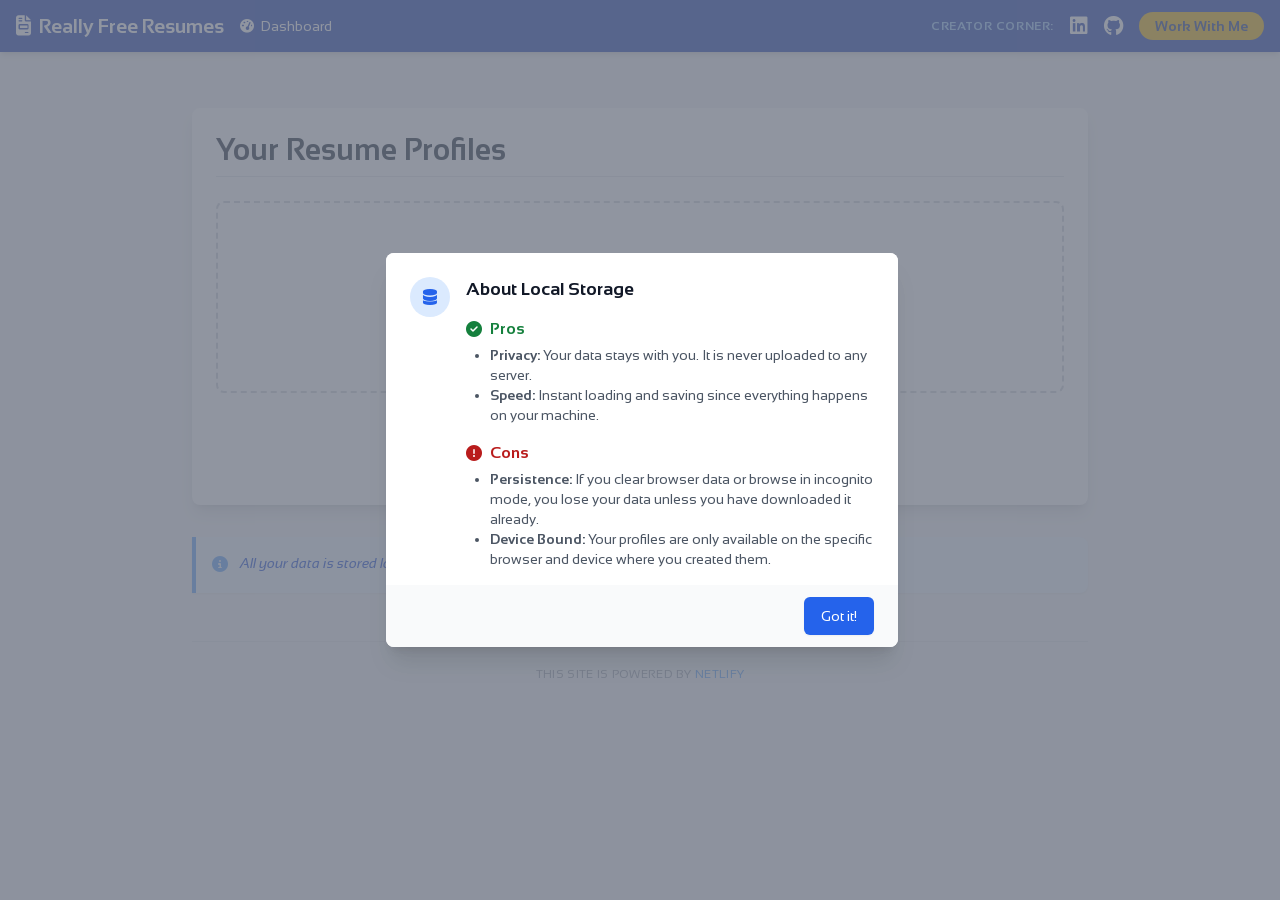
<file: public/index.html>
<!DOCTYPE html>
<html lang="en">
<head>
    <meta charset="UTF-8">
    <meta name="viewport" content="width=device-width, initial-scale=1.0">
    <title>Dashboard - Really Free Resumes</title>
    <link rel="icon" href="data:image/svg+xml,<svg xmlns='http://www.w3.org/2000/svg' viewBox='0 0 384 512' fill='%231e40af'><path d='M64 0C28.7 0 0 28.7 0 64V448c0 35.3 28.7 64 64 64H320c35.3 0 64-28.7 64-64V160H256c-17.7 0-32-14.3-32-32V0H64zM256 0V128H384L256 0zM64 256a32 32 0 1 1 64 0 32 32 0 1 1 -64 0zm152 32c13.3 0 32-10.7 32-24s-18.7-24-32-24H160c-13.3 0-32 10.7-32 24s18.7 24 32 24h56zm0 96c13.3 0 32-10.7 32-24s-18.7-24-32-24H160c-13.3 0-32 10.7-32 24s18.7 24 32 24h56z'/></svg>">
    <link rel="preconnect" href="https://fonts.googleapis.com">
    <link rel="preconnect" href="https://fonts.gstatic.com" crossorigin>
    <link href="https://fonts.googleapis.com/css2?family=Open+Sans:ital,wght@0,400;0,600;0,700;1,400&display=swap" rel="stylesheet">
    <link href="https://fonts.googleapis.com/css2?family=Sansation:ital,wght@0,300;0,400;0,700;1,300;1,400;1,700&display=swap" rel="stylesheet">
    <link rel="stylesheet" href="static/css/style.css">
    <link rel="stylesheet" href="static/vendor/css/fontawesome.min.css">
    <script src="static/vendor/js/tailwind.js"></script>
    <script defer src="static/vendor/js/alpine.js"></script>
    <script src="static/vendor/js/dexie.js"></script>
    <script src="static/js/db.js"></script>
    <script src="static/js/components.js"></script>
    <style> [x-cloak] { display: none !important; } </style>
</head>
<body class="bg-gray-100 min-h-screen" x-data="{ showContactModal: false }">
    <app-navbar></app-navbar>

    <main class="container mx-auto px-4 py-6">
        <div x-data="dashboard()" x-init="init()" class="max-w-4xl mx-auto py-8">
            <div class="bg-white rounded-lg shadow-lg p-6 mb-8">
                <h2 class="text-3xl font-bold text-gray-800 mb-6 border-b pb-2">Your Resume Profiles</h2>
                
                <div id="profiles-list" class="space-y-4">
                    <template x-if="!loaded">
                        <div class="flex justify-center items-center py-12">
                            <div class="animate-spin rounded-full h-8 w-8 border-b-2 border-blue-800"></div>
                            <span class="ml-3 text-gray-600">Loading your profiles...</span>
                        </div>
                    </template>

                    <template x-if="loaded && profiles.length === 0">
                        <div class="text-center py-12 border-2 border-dashed border-gray-300 rounded-lg">
                            <i class="fa-regular fa-folder-open text-gray-400 text-5xl mb-4"></i>
                            <p class="text-gray-500 text-lg">No profiles found. Create your first one to get started!</p>
                        </div>
                    </template>

                    <div class="grid gap-4" x-show="loaded && profiles.length > 0">
                        <template x-for="p in profiles" :key="p.id">
                            <div class="flex flex-col md:flex-row md:items-center justify-between p-5 bg-gray-50 hover:bg-white border border-gray-200 rounded-xl transition-all hover:shadow-md group">
                                <div>
                                    <h3 class="text-xl font-bold text-gray-800 group-hover:text-blue-700 transition-colors" x-text="p.personalInfo?.name || 'Unnamed Profile'"></h3>
                                    <p class="text-gray-600 font-medium" x-text="p.personalInfo?.title || 'No Title'"></p>
                                </div>
                                <div class="flex flex-wrap gap-2 mt-4 md:mt-0">
                                    <a :href="'edit.html?id=' + p.id" class="flex items-center bg-white border border-gray-300 hover:border-blue-500 hover:text-blue-600 text-gray-700 px-3 py-2 rounded-lg transition-all" title="Edit Profile">
                                        <i class="fa-solid fa-pen-to-square"></i>
                                    </a>
                                    <a :href="'view.html?id=' + p.id" class="flex items-center bg-white border border-gray-300 hover:border-green-500 hover:text-green-600 text-gray-700 px-3 py-2 rounded-lg transition-all" title="View Resume">
                                        <i class="fa-solid fa-eye"></i>
                                    </a>
                                    <button @click="downloadAsJson(p.id)" class="flex items-center bg-white border border-gray-300 hover:border-yellow-500 hover:text-yellow-600 text-gray-700 px-4 py-2 rounded-lg text-sm font-semibold transition-all" title="Download JSON">
                                        <i class="fa-solid fa-download mr-2"></i> JSON
                                    </button>
                                    <button @click="duplicateProfile(p.id)" class="flex items-center bg-white border border-gray-300 hover:border-purple-500 hover:text-purple-600 text-gray-700 px-3 py-2 rounded-lg transition-all" title="Duplicate Profile">
                                        <i class="fa-solid fa-copy"></i>
                                    </button>
                                    <button @click="printPdf(p.id)" class="flex items-center bg-white border border-gray-300 hover:border-blue-500 hover:text-blue-600 text-gray-700 px-4 py-2 rounded-lg text-sm font-semibold transition-all" title="Print to PDF">
                                        <i class="fa-solid fa-file-pdf mr-2"></i> PDF
                                    </button>
                                    <button @click="deleteProfileHandler(p.id)" class="flex items-center bg-white border border-gray-300 hover:border-red-500 hover:text-red-600 text-gray-700 px-3 py-2 rounded-lg transition-all" title="Delete Profile">
                                        <i class="fa-solid fa-trash-can"></i>
                                    </button>
                                </div>
                            </div>
                        </template>
                    </div>
                </div>

                <div class="mt-10 flex flex-col sm:flex-row gap-4 justify-center">
                    <button @click="createNewProfile()" class="flex items-center justify-center bg-blue-700 hover:bg-blue-800 text-white font-bold py-3 px-6 rounded-lg transition-colors shadow-md">
                        <i class="fa-solid fa-plus mr-2"></i> Create New Profile
                    </button>
                    <button @click="$refs.fileInput.click()" class="flex items-center justify-center bg-gray-600 hover:bg-gray-700 text-white font-bold py-3 px-6 rounded-lg transition-colors shadow-md">
                        <i class="fa-solid fa-file-import mr-2"></i> Import resume.json
                    </button>
                    <input type="file" x-ref="fileInput" class="hidden" accept=".json" @change="importProfile($event)">
                </div>
            </div>

            <div class="bg-blue-50 border-l-4 border-blue-400 p-4 rounded-r-lg shadow-sm" 
                 x-data="{ 
                    showInfoModal: false,
                    init() {
                        if (!localStorage.getItem('hasSeenStorageInfo')) {
                            setTimeout(() => this.showInfoModal = true, 500);
                        }
                    },
                    closeModal() {
                        this.showInfoModal = false;
                        localStorage.setItem('hasSeenStorageInfo', 'true');
                    }
                 }">
                <div class="flex">
                    <div class="flex-shrink-0">
                        <i class="fa-solid fa-circle-info text-blue-400"></i>
                    </div>
                    <div class="ml-3">
                        <p class="text-sm text-blue-700 italic flex items-center">
                            All your data is stored locally in your browser (IndexedDB). No data is sent to our servers.
                            <button @click="showInfoModal = true" title="What does this mean?" class="ml-2 text-blue-500 hover:text-blue-700 focus:outline-none transition-colors">
                                <i class="fa-solid fa-circle-question"></i>
                            </button>
                        </p>
                    </div>
                </div>
                <storage-info-modal></storage-info-modal>
            </div>

            <footer class="mt-12 py-6 text-center border-t border-gray-200">
                <p class="text-xs text-gray-400 font-medium tracking-wide uppercase">
                    This site is powered by <a href="https://www.netlify.com" target="_blank" class="text-blue-400 hover:text-blue-600 transition-colors">Netlify</a>
                </p>
            </footer>
        </div>
    </main>

    <contact-modal></contact-modal>

    <script>
        function dashboard() {
            return {
                profiles: [],
                loaded: false,
                async init() { await this.loadProfiles(); },
                async loadProfiles() { this.profiles = await getAllProfiles(); this.loaded = true; },
                async downloadAsJson(id) { const p = this.profiles.find(profile => profile.id === id); if (p) downloadProfileAsJson(p); },
                async duplicateProfile(id) {
                    const profile = this.profiles.find(p => p.id === id);
                    if (profile) {
                        const copy = JSON.parse(JSON.stringify(profile));
                        delete copy.id;
                        if (copy.personalInfo) copy.personalInfo.name = (copy.personalInfo.name || "Profile") + " (Copy)";
                        await saveProfile(copy);
                        await this.loadProfiles();
                    }
                },
                printPdf(id) { window.open(`view.html?id=${id}&print=true`, '_blank'); },
                async createNewProfile() {
                    const id = await saveProfile({ personalInfo: { name: "New Profile", title: "Software Engineer" }, summary: "", experience: [], education: [], skills: {} });
                    window.location.href = `edit.html?id=${id}`;
                },
                async importProfile(event) {
                    const file = event.target.files[0];
                    if (!file) return;

                    const reader = new FileReader();
                    reader.onload = async (e) => {
                        try {
                            const data = JSON.parse(e.target.result);
                            await saveProfile(data);
                            await this.loadProfiles();
                            // Reset input
                            event.target.value = '';
                        } catch (error) {
                            console.error('Error parsing JSON:', error);
                            alert('Invalid resume.json file.');
                        }
                    };
                    reader.readAsText(file);
                },
                async deleteProfileHandler(id) {
                    if (confirm('Are you sure?')) { await deleteProfile(id); await this.loadProfiles(); }
                }
            }
        }
    </script>
</body>
</html>
</file>
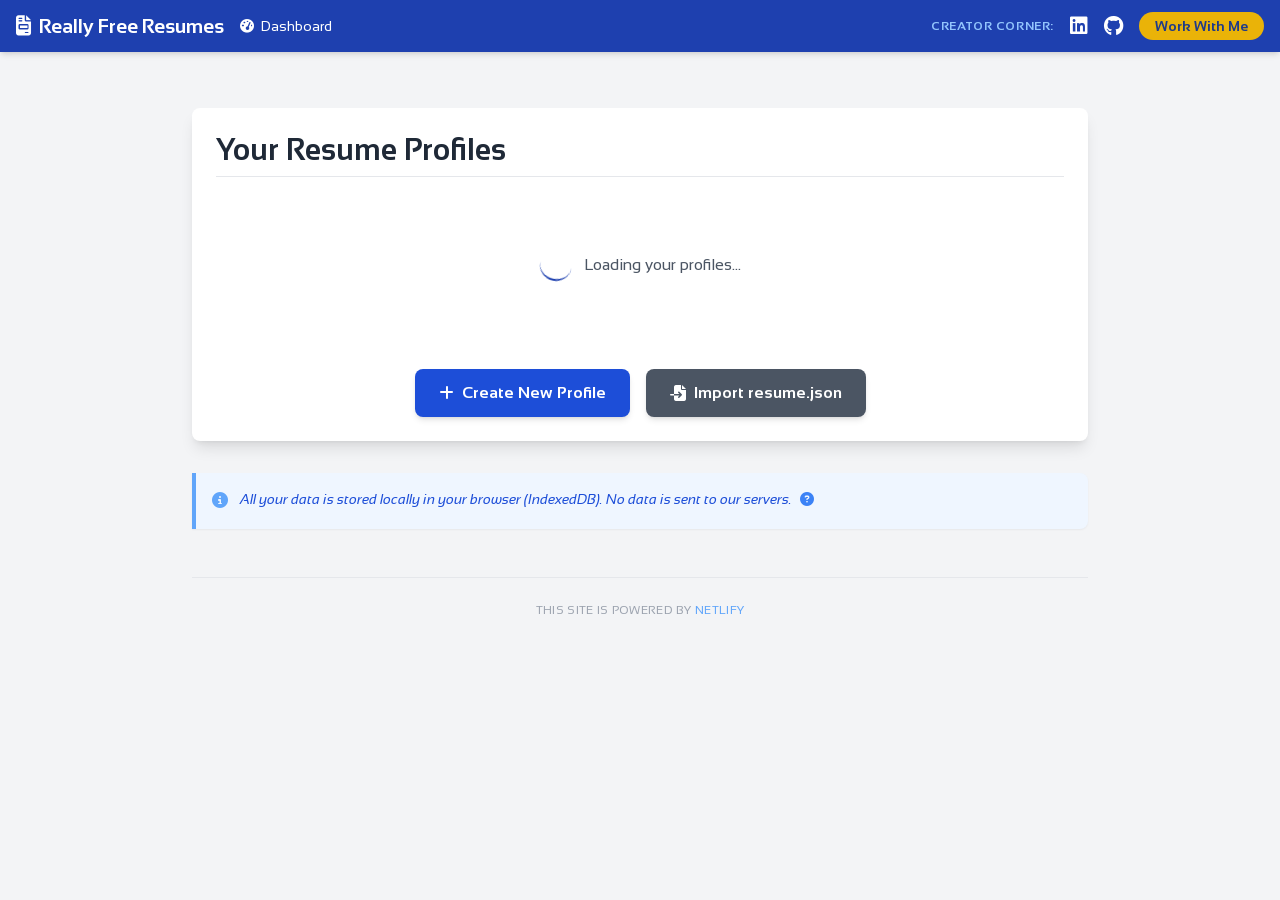
<file: public/edit.html>
<!DOCTYPE html>
<html lang="en">
<head>
    <meta charset="UTF-8">
    <meta name="viewport" content="width=device-width, initial-scale=1.0">
    <title>Edit Profile - Really Free Resumes</title>
    <link rel="icon" href="data:image/svg+xml,<svg xmlns='http://www.w3.org/2000/svg' viewBox='0 0 384 512' fill='%231e40af'><path d='M64 0C28.7 0 0 28.7 0 64V448c0 35.3 28.7 64 64 64H320c35.3 0 64-28.7 64-64V160H256c-17.7 0-32-14.3-32-32V0H64zM256 0V128H384L256 0zM64 256a32 32 0 1 1 64 0 32 32 0 1 1 -64 0zm152 32c13.3 0 32-10.7 32-24s-18.7-24-32-24H160c-13.3 0-32 10.7-32 24s18.7 24 32 24h56zm0 96c13.3 0 32-10.7 32-24s-18.7-24-32-24H160c-13.3 0-32 10.7-32 24s18.7 24 32 24h56z'/></svg>">
    <link rel="preconnect" href="https://fonts.googleapis.com">
    <link rel="preconnect" href="https://fonts.gstatic.com" crossorigin>
    <link href="https://fonts.googleapis.com/css2?family=Open+Sans:ital,wght@0,400;0,600;0,700;1,400&display=swap" rel="stylesheet">
    <link href="https://fonts.googleapis.com/css2?family=Sansation:ital,wght@0,300;0,400;0,700;1,300;1,400;1,700&display=swap" rel="stylesheet">
    <link rel="stylesheet" href="static/css/style.css">
    <link rel="stylesheet" href="static/vendor/css/fontawesome.min.css">
    <script src="static/vendor/js/tailwind.js"></script>
    <script defer src="static/vendor/js/alpine.js"></script>
    <script src="static/vendor/js/dexie.js"></script>
    <script src="static/js/db.js"></script>
    <script src="static/js/resume_viewer.js"></script>
    <script src="static/js/components.js"></script>
    <style> [x-cloak] { display: none !important; } </style>
</head>
<body class="bg-gray-100 min-h-screen" x-data="{ showContactModal: false }">
    <app-navbar></app-navbar>

    <main class="container mx-auto px-4 py-6">
        <div x-data="resumeEditor()" x-init="init()" class="flex flex-col lg:flex-row gap-8 min-h-[calc(100vh-120px)]">
            <!-- Form Side -->
            <div id="form-container" class="lg:w-1/2 bg-white rounded-xl shadow-lg p-6 overflow-y-auto max-h-[85vh]">
                <div class="flex items-center justify-between mb-6 border-b pb-4">
                    <h2 class="text-2xl font-bold text-gray-800">Edit Profile Details</h2>
                    <button @click="saveAndExit()" class="bg-blue-600 hover:bg-blue-700 text-white font-bold py-2 px-6 rounded-lg transition-colors shadow-md flex items-center save-profile-btn">
                        <i class="fa-solid fa-floppy-disk mr-2"></i> Save Profile
                    </button>
                </div>
                
                <div x-show="!loaded" class="text-gray-500 animate-pulse">Loading your data...</div>
                
                <template x-if="loaded">
                    <div x-cloak>
                        <form id="edit-profile-form">
                        <!-- Personal Info -->
                        <section>
                            <h3 class="text-xl font-semibold mb-4 text-blue-800">Personal Info</h3>
                            <div class="grid grid-cols-1 md:grid-cols-2 gap-4">
                                <div class="form-group">
                                    <label for="form-name" class="block text-sm font-medium text-gray-700">Name</label>
                                    <input type="text" id="form-name" name="personalInfo[name]" x-model="profile.personalInfo.name" class="mt-1 block w-full border border-gray-300 rounded-md shadow-sm py-2 px-3 focus:ring-blue-500 focus:border-blue-500 sm:text-sm">
                                </div>
                                <div class="form-group">
                                    <label for="form-title" class="block text-sm font-medium text-gray-700">Title</label>
                                    <input type="text" id="form-title" name="personalInfo[title]" x-model="profile.personalInfo.title" class="mt-1 block w-full border border-gray-300 rounded-md shadow-sm py-2 px-3 focus:ring-blue-500 focus:border-blue-500 sm:text-sm">
                                </div>
                                <div class="form-group md:col-span-2">
                                    <label for="form-branding" class="block text-sm font-medium text-gray-700">Branding</label>
                                    <input type="text" id="form-branding" name="personalInfo[branding]" x-model="profile.personalInfo.branding" class="mt-1 block w-full border border-gray-300 rounded-md shadow-sm py-2 px-3 focus:ring-blue-500 focus:border-blue-500 sm:text-sm">
                                </div>
                                <div class="form-group">
                                    <label for="form-email" class="block text-sm font-medium text-gray-700">Email</label>
                                    <input type="email" id="form-email" name="personalInfo[email]" x-model="profile.personalInfo.email" class="mt-1 block w-full border border-gray-300 rounded-md shadow-sm py-2 px-3 focus:ring-blue-500 focus:border-blue-500 sm:text-sm">
                                </div>
                                <div class="form-group">
                                    <label for="form-phone" class="block text-sm font-medium text-gray-700">Phone</label>
                                    <input type="text" id="form-phone" name="personalInfo[phone]" x-model="profile.personalInfo.phone" class="mt-1 block w-full border border-gray-300 rounded-md shadow-sm py-2 px-3 focus:ring-blue-500 focus:border-blue-500 sm:text-sm">
                                </div>
                                <div class="form-group">
                                    <label for="form-linkedin" class="block text-sm font-medium text-gray-700">LinkedIn URL</label>
                                    <input type="url" id="form-linkedin" name="personalInfo[linkedin]" x-model="profile.personalInfo.linkedin" class="mt-1 block w-full border border-gray-300 rounded-md shadow-sm py-2 px-3 focus:ring-blue-500 focus:border-blue-500 sm:text-sm">
                                </div>
                                <div class="form-group">
                                    <label for="form-github" class="block text-sm font-medium text-gray-700">GitHub URL</label>
                                    <input type="url" id="form-github" name="personalInfo[github]" x-model="profile.personalInfo.github" class="mt-1 block w-full border border-gray-300 rounded-md shadow-sm py-2 px-3 focus:ring-blue-500 focus:border-blue-500 sm:text-sm">
                                </div>
                                <div class="form-group">
                                    <label for="form-website" class="block text-sm font-medium text-gray-700">Website URL (Optional)</label>
                                    <input type="url" id="form-website" name="personalInfo[website]" x-model="profile.personalInfo.website" class="mt-1 block w-full border border-gray-300 rounded-md shadow-sm py-2 px-3 focus:ring-blue-500 focus:border-blue-500 sm:text-sm">
                                </div>
                                <div class="form-group md:col-span-2">
                                    <label for="form-currentLocation" class="block text-sm font-medium text-gray-700">Location</label>
                                    <input type="text" id="form-currentLocation" name="personalInfo[currentLocation]" x-model="profile.personalInfo.currentLocation" class="mt-1 block w-full border border-gray-300 rounded-md shadow-sm py-2 px-3 focus:ring-blue-500 focus:border-blue-500 sm:text-sm">
                                </div>
                            </div>
                        </section>

                        <!-- Summary -->
                        <section class="mt-8">
                            <h3 class="text-xl font-semibold mb-4 text-blue-800">Summary</h3>
                            <label for="form-summary" class="sr-only">Summary</label>
                            <textarea id="form-summary" name="summary" x-model="profile.summary" rows="4" class="mt-1 block w-full border border-gray-300 rounded-md shadow-sm py-2 px-3 focus:ring-blue-500 focus:border-blue-500 sm:text-sm"></textarea>
                        </section>

                        <!-- Key Achievements -->
                        <section class="mt-8">
                            <div class="flex items-center justify-between mb-4">
                                <h3 class="text-xl font-semibold text-blue-800">Key Achievements</h3>
                                <span class="text-xs text-gray-500 uppercase font-bold tracking-wider">One per line</span>
                            </div>
                            <label for="form-keyAchievements" class="sr-only">Key Achievements</label>
                            <textarea id="form-keyAchievements" name="keyAchievements"
                                      x-init="$el.value = Array.isArray(profile.keyAchievements) ? profile.keyAchievements.join('\n') : ''"
                                      @input="profile.keyAchievements = $event.target.value.split('\n').filter(line => line.trim() !== '')"
                                      rows="4" placeholder="Won Employee of the Month..." 
                                      class="mt-1 block w-full border border-gray-300 rounded-md shadow-sm py-2 px-3 focus:ring-blue-500 focus:border-blue-500 sm:text-sm"></textarea>
                        </section>

                        <!-- Project Highlights -->
                        <section class="mt-8">
                            <div class="flex items-center justify-between mb-4">
                                <h3 class="text-xl font-semibold text-blue-800">Project Highlights</h3>
                                <span class="text-xs text-gray-500 uppercase font-bold tracking-wider">One per line</span>
                            </div>
                            <label for="form-projectHighlights" class="sr-only">Project Highlights</label>
                            <textarea id="form-projectHighlights" name="projectHighlights"
                                      x-init="$el.value = Array.isArray(profile.projectHighlights) ? profile.projectHighlights.join('\n') : ''"
                                      @input="profile.projectHighlights = $event.target.value.split('\n').filter(line => line.trim() !== '')"
                                      rows="4" placeholder="Migration to Playwright..." 
                                      class="mt-1 block w-full border border-gray-300 rounded-md shadow-sm py-2 px-3 focus:ring-blue-500 focus:border-blue-500 sm:text-sm"></textarea>
                        </section>

                        <!-- Skills -->
                        <section id="skills-section" class="mt-8">
                            <h3 class="text-xl font-semibold mb-4 text-blue-800">Skills</h3>
                            <div id="skill-categories-container">
                                <template x-for="(cat, index) in skillCategories" :key="index">
                                    <div class="skill-category-form bg-gray-50 border border-gray-200 rounded-lg p-4 mb-4 relative">
                                        <button type="button" @click="removeSkillCategory(index)" class="absolute top-2 right-2 text-red-500 hover:text-red-700 remove-skill-btn">
                                            <i class="fa-solid fa-circle-xmark text-xl"></i>
                                        </button>
                                        <div class="space-y-4">
                                            <div class="form-group">
                                                <label class="block text-sm font-medium text-gray-700">Category Name</label>
                                                <input type="text" :name="'skills[' + index + '][name]'" x-model="cat.name" placeholder="e.g. Frontend" class="mt-1 block w-full border border-gray-300 rounded-md shadow-sm py-2 px-3 focus:ring-blue-500 focus:border-blue-500 sm:text-sm">
                                            </div>
                                            <div class="form-group">
                                                <label class="block text-sm font-medium text-gray-700">Skills (One per line)</label>
                                                <textarea :name="'skills[' + index + '][items]'" x-model="cat.items" placeholder="React&#10;Tailwind" rows="3" class="mt-1 block w-full border border-gray-300 rounded-md shadow-sm py-2 px-3 focus:ring-blue-500 focus:border-blue-500 sm:text-sm"></textarea>
                                            </div>
                                        </div>
                                    </div>
                                </template>
                            </div>
                            <button type="button" @click="addSkillCategory()" class="w-full py-2 border-2 border-dashed border-gray-300 rounded-lg text-gray-500 hover:text-blue-600 hover:border-blue-400 transition-colors">
                                <i class="fa-solid fa-plus mr-2"></i> Add Skill Category
                            </button>
                        </section>

                        <!-- Work Experience -->
                        <section id="experience-section" class="mt-8">
                            <h3 class="text-xl font-semibold mb-4 text-blue-800">Work Experience</h3>
                            <div id="experience-items-container">
                                <template x-for="(exp, index) in profile.experience" :key="index">
                                    <div class="experience-item-form bg-gray-50 border border-gray-200 rounded-lg p-4 mb-4 relative">
                                        <div class="absolute top-2 right-2 flex space-x-2">
                                            <button type="button" @click="moveExperienceUp(index)" x-show="index > 0" class="text-blue-500 hover:text-blue-700 move-up-exp-btn" title="Move Up">
                                                <i class="fa-solid fa-arrow-up text-lg"></i>
                                            </button>
                                            <button type="button" @click="moveExperienceDown(index)" x-show="index < profile.experience.length - 1" class="text-blue-500 hover:text-blue-700 move-down-exp-btn" title="Move Down">
                                                <i class="fa-solid fa-arrow-down text-lg"></i>
                                            </button>
                                            <button type="button" @click="removeExperience(index)" class="text-red-500 hover:text-red-700 remove-exp-btn" title="Remove">
                                                <i class="fa-solid fa-circle-xmark text-lg"></i>
                                            </button>
                                        </div>
                                        <div class="grid grid-cols-1 md:grid-cols-2 gap-4">
                                            <div class="form-group">
                                                <input type="text" :name="'experience[' + index + '][title]'" x-model="exp.title" placeholder="Job Title" class="block w-full border border-gray-300 rounded-md shadow-sm py-2 px-3 focus:ring-blue-500 focus:border-blue-500 sm:text-sm">
                                            </div>
                                            <div class="form-group">
                                                <input type="text" :name="'experience[' + index + '][company]'" x-model="exp.company" placeholder="Company" class="block w-full border border-gray-300 rounded-md shadow-sm py-2 px-3 focus:ring-blue-500 focus:border-blue-500 sm:text-sm">
                                            </div>
                                            <div class="form-group md:col-span-2">
                                                <input type="text" :name="'experience[' + index + '][years]'" x-model="exp.years" placeholder="Years (e.g., 2020 - 2022)" class="block w-full border border-gray-300 rounded-md shadow-sm py-2 px-3 focus:ring-blue-500 focus:border-blue-500 sm:text-sm">
                                            </div>
                                            <div class="form-group md:col-span-2">
                                                <textarea :name="'experience[' + index + '][description]'" 
                                                          placeholder="Description (one point per line)" rows="3" 
                                                          class="block w-full border border-gray-300 rounded-md shadow-sm py-2 px-3 focus:ring-blue-500 focus:border-blue-500 sm:text-sm"
                                                          x-init="$el.value = Array.isArray(exp.description) ? exp.description.join('\n') : ''"
                                                          @input="exp.description = $event.target.value.split('\n').filter(line => line.trim() !== '')"></textarea>
                                            </div>
                                        </div>
                                    </div>
                                </template>
                            </div>
                            <button type="button" @click="addExperience()" class="w-full py-2 border-2 border-dashed border-gray-300 rounded-lg text-gray-500 hover:text-blue-600 hover:border-blue-400 transition-colors">
                                <i class="fa-solid fa-plus mr-2"></i> Add Experience
                            </button>
                        </section>

                        <!-- Education -->
                        <section id="education-section" class="mt-8">
                            <h3 class="text-xl font-semibold mb-4 text-blue-800">Education</h3>
                            <div id="education-items-container">
                                <template x-for="(edu, index) in profile.education" :key="index">
                                    <div class="education-item-form bg-gray-50 border border-gray-200 rounded-lg p-4 mb-4 relative">
                                        <button type="button" @click="removeEducation(index)" class="absolute top-2 right-2 text-red-500 hover:text-red-700 remove-edu-btn">
                                            <i class="fa-solid fa-circle-xmark text-xl"></i>
                                        </button>
                                        <div class="grid grid-cols-1 md:grid-cols-2 gap-4">
                                            <div class="form-group">
                                                <label class="block text-sm font-medium text-gray-700">Degree</label>
                                                <input type="text" :name="'education[' + index + '][degree]'" x-model="edu.degree" placeholder="e.g. Master of Science" class="mt-1 block w-full border border-gray-300 rounded-md shadow-sm py-2 px-3 focus:ring-blue-500 focus:border-blue-500 sm:text-sm">
                                            </div>
                                            <div class="form-group">
                                                <label class="block text-sm font-medium text-gray-700">University</label>
                                                <input type="text" :name="'education[' + index + '][university]'" x-model="edu.university" placeholder="e.g. BITS, Pilani" class="mt-1 block w-full border border-gray-300 rounded-md shadow-sm py-2 px-3 focus:ring-blue-500 focus:border-blue-500 sm:text-sm">
                                            </div>
                                            <div class="form-group md:col-span-2">
                                                <label class="block text-sm font-medium text-gray-700">Years</label>
                                                <input type="text" :name="'education[' + index + '][years]'" x-model="edu.years" placeholder="e.g. 2010 - 2014" class="mt-1 block w-full border border-gray-300 rounded-md shadow-sm py-2 px-3 focus:ring-blue-500 focus:border-blue-500 sm:text-sm">
                                            </div>
                                        </div>
                                    </div>
                                </template>
                            </div>
                            <button type="button" @click="addEducation()" class="w-full py-2 border-2 border-dashed border-gray-300 rounded-lg text-gray-500 hover:text-blue-600 hover:border-blue-400 transition-colors">
                                <i class="fa-solid fa-plus mr-2"></i> Add Education
                            </button>
                        </section>

                        <div class="mt-10 pt-6 border-t flex justify-end space-x-4">
                            <a href="index.html" class="px-6 py-2 border border-gray-300 rounded-lg text-gray-700 hover:bg-gray-100 transition-colors">Cancel</a>
                            <button type="button" @click="saveAndExit()" class="px-6 py-2 bg-blue-600 text-white font-bold rounded-lg hover:bg-blue-700 transition-colors shadow-md save-profile-btn-manual">
                                Save Profile
                            </button>
                        </div>
                    </form>
                </div></template>
            </div>

            <!-- Preview Side -->
            <div class="lg:w-1/2">
                <div class="sticky top-6">
                    <div class="flex items-center justify-between mb-4 px-2">
                        <div class="flex items-center gap-3">
                            <h3 class="text-lg font-semibold text-gray-700 uppercase tracking-wider">
                                <i class="fa-solid fa-magnifying-glass mr-2 text-blue-500"></i> Live Preview
                            </h3>
                            <a :href="'view.html?id=' + profileId" target="_blank" class="text-xs bg-gray-100 hover:bg-gray-200 text-gray-600 px-2 py-1 rounded border border-gray-300 transition-colors flex items-center" title="Open Full View in new tab">
                                <i class="fa-solid fa-up-right-from-square mr-1"></i> Full View
                            </a>
                        </div>
                        <div class="flex items-center gap-4">
                            <!-- Autosave Toggle -->
                            <label class="flex items-center cursor-pointer group" title="Toggle automatic saving">
                                <div class="relative">
                                    <input type="checkbox" x-model="isAutosaveEnabled" class="opacity-0 absolute inset-0 w-full h-full cursor-pointer z-10">
                                    <div class="w-10 h-5 bg-gray-300 rounded-full shadow-inner transition-colors" :class="isAutosaveEnabled ? 'bg-blue-500' : 'bg-gray-400'"></div>
                                    <div class="absolute left-1 top-1 bg-white w-3 h-3 rounded-full shadow transition-transform transform" :class="isAutosaveEnabled ? 'translate-x-5' : 'translate-x-0'"></div>
                                </div>
                                <span class="ml-2 text-xs font-bold text-gray-500 uppercase tracking-tighter group-hover:text-gray-700 transition-colors">Autosave</span>
                            </label>

                            <span id="save-status" class="text-xs px-2 py-1 rounded-full font-bold flex items-center transition-all duration-300"
                                  :class="isAutosaveEnabled ? (autosaving ? 'bg-blue-100 text-blue-700' : 'bg-green-100 text-green-700') : 'bg-gray-100 text-gray-500'">
                                <span class="w-2 h-2 rounded-full mr-1.5" 
                                      :class="isAutosaveEnabled ? (autosaving ? 'bg-blue-500 animate-ping' : 'bg-green-500') : 'bg-gray-400'"></span>
                                <span x-text="!isAutosaveEnabled ? 'DISABLED' : (autosaving ? 'AUTOSAVED' : 'SYNCED')"></span>
                            </span>
                        </div>
                    </div>
                    <div id="resume-preview" class="bg-white rounded-xl shadow-2xl overflow-y-auto max-h-[80vh] border-t-4 border-blue-600">
                        <div class="resume-container" :data-profile-id="profileId">
                            <header class="header-clean">
                                <h1 id="name"></h1>
                                <h2 id="title"></h2>
                                <div id="branding" class="branding-text"></div>
                                
                                <div class="contact-info-clean">
                                    <div class="contact-row">
                                        <span class="contact-item"><i class="fas fa-envelope"></i> <span id="email"></span></span>
                                        <span class="contact-sep">|</span>
                                        <span class="contact-item"><i class="fas fa-mobile-alt"></i> <span id="phone"></span></span>
                                        <span class="contact-sep">|</span>
                                        <span class="contact-item"><i class="fas fa-map-marker-alt"></i> <span id="location">Dubai, UAE</span></span>
                                    </div>
                                    <div class="contact-row">
                                        <span class="contact-item"><i class="fab fa-linkedin"></i> <a href="#" id="linkedin" target="_blank">LinkedIn</a></span>
                                        <span class="contact-sep">|</span>
                                        <span class="contact-item"><i class="fab fa-github"></i> <a href="#" id="github" target="_blank">GitHub</a></span>
                                        <span id="website-container" style="display: none;">
                                            <span class="contact-sep">|</span>
                                            <span class="contact-item"><i class="fas fa-globe"></i> <a href="#" id="website" target="_blank">Website</a></span>
                                        </span>
                                    </div>
                                </div>
                            </header>

                            <div class="main-content single-column">
                                <section class="section">
                                    <h3 class="section-title">PROFESSIONAL SUMMARY</h3>
                                    <p id="summary" class="summary-clean"></p>    
                                </section>

                                <section class="section">
                                    <h3 class="section-title">SKILLS</h3>
                                    <div id="skills-list" class="skills-container"></div>
                                </section>

                                <section class="section" id="key-achievements-section" style="display: none;">
                                    <h3 class="section-title">KEY ACHIEVEMENTS</h3>
                                    <ul id="key-achievements-list" class="job-desc"></ul>
                                </section>

                                <section class="section" id="project-highlights-section" style="display: none;">
                                    <h3 class="section-title">PROJECT HIGHLIGHTS</h3>
                                    <ul id="project-highlights-list" class="job-desc"></ul>
                                </section>

                                <section class="section">
                                    <h3 class="section-title">WORK EXPERIENCE</h3>
                                    <div id="experience-list"></div>
                                </section>

                                <section>
                                    <h3 class="section-title">EDUCATION</h3>
                                    <div id="education-list"></div>
                                </section>
                            </div>
                        </div>
                    </div>
                    <div class="mt-4 text-center">
                        <p class="text-sm text-gray-500 italic">
                            <i class="fa-solid fa-circle-info mr-1"></i>
                            This is a preview. The actual PDF may vary slightly based on print settings.
                        </p>
                    </div>
                </div>
            </div>
        </div>
    </main>

    <contact-modal></contact-modal>

    <script>
        function resumeEditor() {
            return {
                profileId: new URLSearchParams(window.location.search).get('id'),
                profile: { personalInfo: {}, summary: '', keyAchievements: [], projectHighlights: [], experience: [], education: [], skills: {} },
                skillCategories: [],
                loaded: false,
                autosaving: false,
                isAutosaveEnabled: localStorage.getItem('autosaveEnabled') !== 'false',
                lastSavedHash: '',

                async init() {
                    const data = await getProfile(this.profileId);
                    if (!data) { alert('Profile not found!'); window.location.href = 'index.html'; return; }
                    this.profile = { ...this.profile, ...data };
                    this.skillCategories = Object.entries(data.skills || {}).map(([name, items]) => ({ name, items: Array.isArray(items) ? items.join('\n') : '' }));
                    this.lastSavedHash = JSON.stringify(this.profile);
                    this.loaded = true;
                    this.updatePreview();
                    this.$watch('profile', () => { this.debouncedUpdatePreview(); if (this.isAutosaveEnabled) this.triggerAutoSave(); });
                    this.$watch('skillCategories', () => { this.syncSkills(); this.debouncedUpdatePreview(); if (this.isAutosaveEnabled) this.triggerAutoSave(); });
                    this.$watch('isAutosaveEnabled', (val) => { localStorage.setItem('autosaveEnabled', val); });
                },
                syncSkills() {
                    const skillsObj = {};
                    this.skillCategories.forEach(cat => { if (cat.name.trim()) skillsObj[cat.name] = cat.items.split('\n').filter(i => i.trim()); });
                    if (JSON.stringify(this.profile.skills) !== JSON.stringify(skillsObj)) this.profile.skills = skillsObj;
                },
                updatePreview() { populateResume(JSON.parse(JSON.stringify(this.profile))); },
                triggerAutoSave() {
                    const currentHash = JSON.stringify(this.profile);
                    if (currentHash !== this.lastSavedHash) this.debouncedSave();
                },
                debouncedUpdatePreview: debounce(function() {
                    this.updatePreview();
                }, 400),
                addExperience() { this.profile.experience.push({ title: '', company: '', years: '', description: [] }); },
                removeExperience(index) { this.profile.experience.splice(index, 1); },
                moveExperienceUp(index) {
                    if (index > 0) {
                        const item = this.profile.experience.splice(index, 1)[0];
                        this.profile.experience.splice(index - 1, 0, item);
                    }
                },
                moveExperienceDown(index) {
                    if (index < this.profile.experience.length - 1) {
                        const item = this.profile.experience.splice(index, 1)[0];
                        this.profile.experience.splice(index + 1, 0, item);
                    }
                },
                addEducation() { this.profile.education.push({ degree: '', university: '', years: '' }); },
                removeEducation(index) { this.profile.education.splice(index, 1); },
                addSkillCategory() { this.skillCategories.push({ name: '', items: '' }); },
                removeSkillCategory(index) { this.skillCategories.splice(index, 1); },
                async saveAndExit() {
                    this.syncSkills();
                    await saveProfile(JSON.parse(JSON.stringify(this.profile)));
                    alert('Saved!');
                    window.location.href = 'index.html';
                },
                debouncedSave: debounce(async function() {
                    this.autosaving = true;
                    this.syncSkills();
                    const plainData = JSON.parse(JSON.stringify(this.profile));
                    const currentHash = JSON.stringify(plainData);
                    if (currentHash !== this.lastSavedHash) {
                        await saveProfile(plainData);
                        this.lastSavedHash = currentHash;
                    }
                    setTimeout(() => this.autosaving = false, 1500);
                }, 2000)
            }
        }
        function debounce(func, wait) {
            let timeout;
            return function() {
                const context = this, args = arguments;
                clearTimeout(timeout);
                timeout = setTimeout(() => func.apply(context, args), wait);
            };
        }
    </script>
    <style>
        #resume-preview .resume-container { box-shadow: none; padding: 0; margin: 0; width: 100%; border-left: none; }
        #resume-preview .header-clean, #resume-preview .main-content { border-left: none; }
    </style>
</body>
</html>
</file>
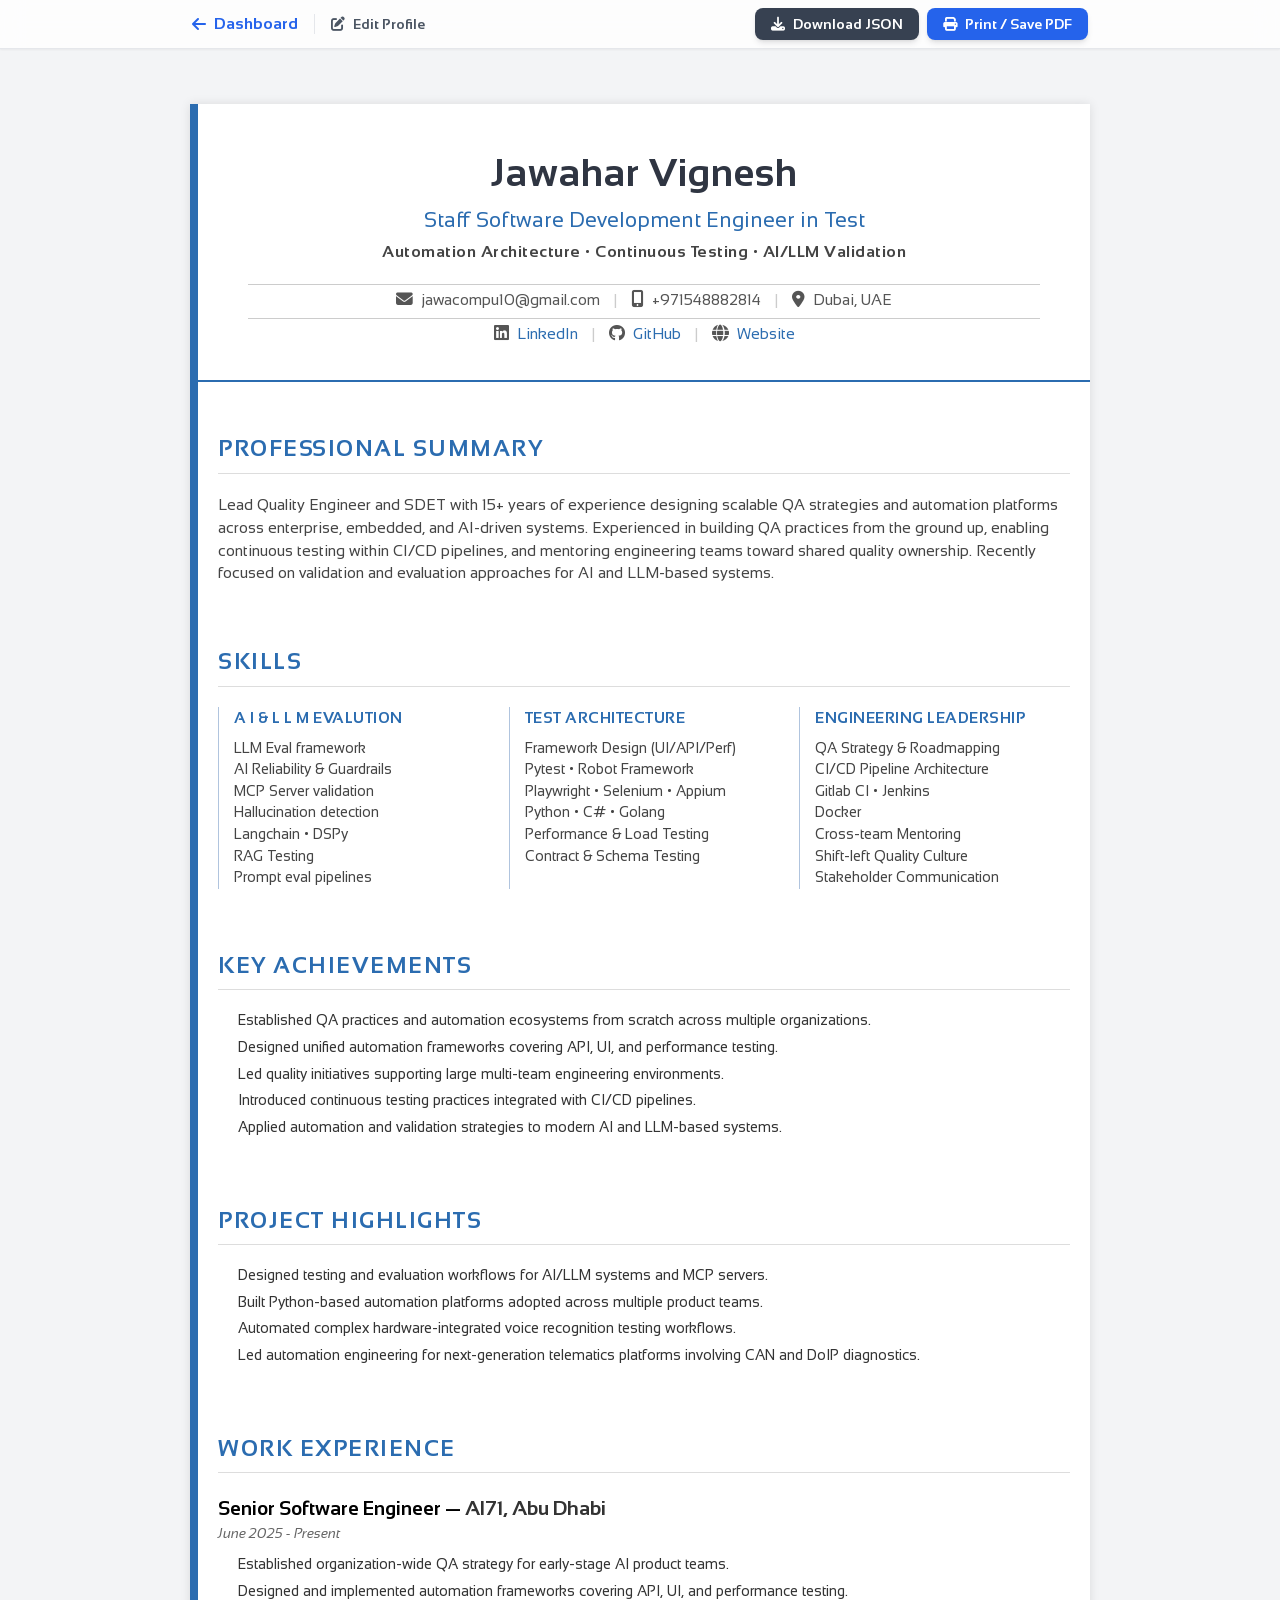
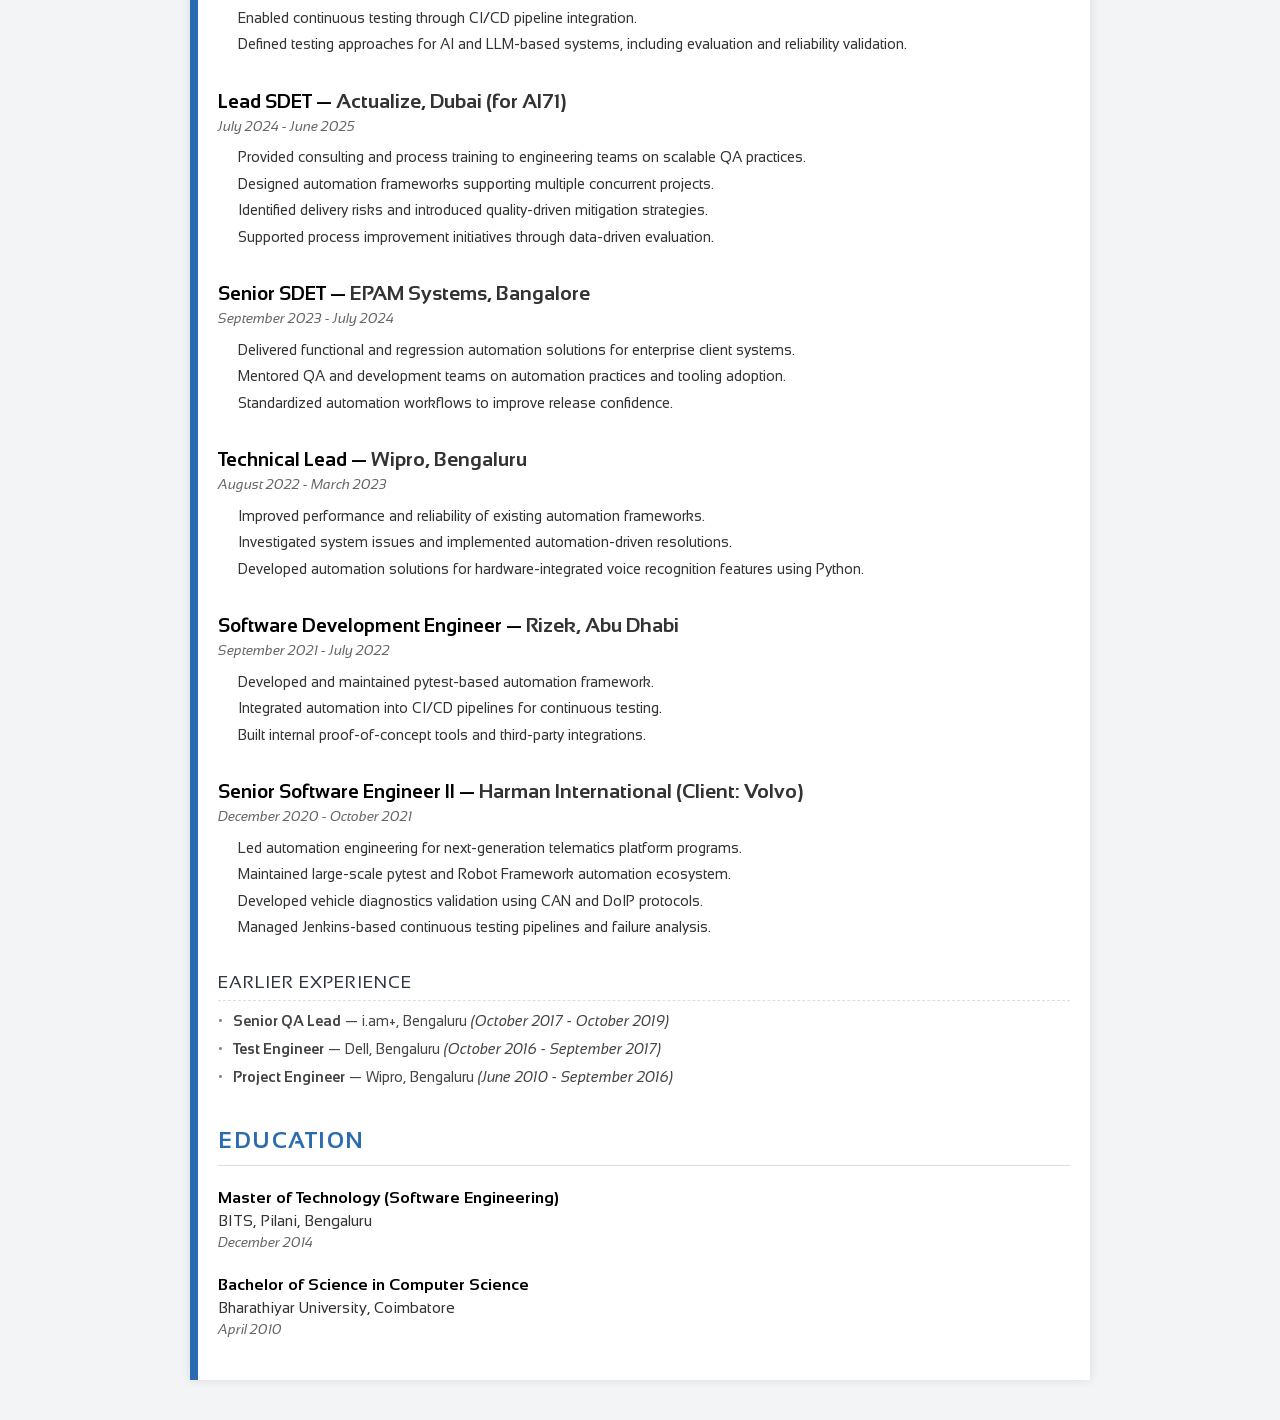
<file: public/view.html>
<!DOCTYPE html>
<html lang="en">
<head>
    <meta charset="UTF-8">
    <meta name="viewport" content="width=device-width, initial-scale=1.0">
    <title>View Resume - Really Free Resumes</title>
    <link rel="icon" href="data:image/svg+xml,<svg xmlns='http://www.w3.org/2000/svg' viewBox='0 0 384 512' fill='%231e40af'><path d='M64 0C28.7 0 0 28.7 0 64V448c0 35.3 28.7 64 64 64H320c35.3 0 64-28.7 64-64V160H256c-17.7 0-32-14.3-32-32V0H64zM256 0V128H384L256 0zM64 256a32 32 0 1 1 64 0 32 32 0 1 1 -64 0zm152 32c13.3 0 32-10.7 32-24s-18.7-24-32-24H160c-13.3 0-32 10.7-32 24s18.7 24 32 24h56zm0 96c13.3 0 32-10.7 32-24s-18.7-24-32-24H160c-13.3 0-32 10.7-32 24s18.7 24 32 24h56z'/></svg>">
    <link rel="preconnect" href="https://fonts.googleapis.com">
    <link rel="preconnect" href="https://fonts.gstatic.com" crossorigin>
    <link href="https://fonts.googleapis.com/css2?family=Open+Sans:ital,wght@0,400;0,600;0,700;1,400&display=swap" rel="stylesheet">
    <link href="https://fonts.googleapis.com/css2?family=Sansation:ital,wght@0,300;0,400;0,700;1,300;1,400;1,700&display=swap" rel="stylesheet">
    <link rel="stylesheet" href="static/vendor/css/fontawesome.min.css">
    <link rel="stylesheet" href="static/css/style.css">
    <script src="static/vendor/js/tailwind.js"></script>
    <script defer src="static/vendor/js/alpine.js"></script>
    <script src="static/vendor/js/dexie.js"></script>
    <script src="static/js/db.js"></script>
    <script src="static/js/resume_viewer.js"></script>
</head>
<body class="bg-gray-100" x-data="{ profileId: new URLSearchParams(window.location.search).get('id') }">
    <!-- Floating action bar - Hidden during print -->
    <nav class="fixed top-0 left-0 right-0 bg-white/80 backdrop-blur-md border-b shadow-sm z-50 print:hidden px-4 py-2">
        <div class="max-w-4xl mx-auto flex justify-between items-center">
            <div class="flex gap-4 items-center">
                <a href="index.html" class="text-blue-600 hover:text-blue-800 font-bold flex items-center">
                    <i class="fa-solid fa-arrow-left mr-2"></i> Dashboard
                </a>
                <a :href="'edit.html?id=' + profileId" class="text-gray-600 hover:text-gray-800 font-semibold flex items-center text-sm border-l pl-4">
                    <i class="fa-solid fa-pen-to-square mr-2"></i> Edit Profile
                </a>
            </div>
            <div class="flex gap-2">
                <button onclick="downloadCurrentProfile()" class="bg-gray-700 hover:bg-gray-800 text-white px-4 py-1.5 rounded-lg text-sm font-bold flex items-center transition-colors shadow-md">
                    <i class="fa-solid fa-download mr-2"></i> Download JSON
                </button>
                <button onclick="window.print()" class="bg-blue-600 hover:bg-blue-700 text-white px-4 py-1.5 rounded-lg text-sm font-bold flex items-center transition-colors shadow-md">
                    <i class="fa-solid fa-print mr-2"></i> Print / Save PDF
                </button>
            </div>
        </div>
    </nav>

    <!-- Content padding for fixed nav -->
    <div class="pt-16 print:pt-0">
        <div class="resume-container" :data-profile-id="profileId">
            <header class="header-clean">
                <h1 id="name"></h1>
                <h2 id="title"></h2>
                <div id="branding" class="branding-text"></div>
                
                <div class="contact-info-clean">
                    <div class="contact-row">
                        <span class="contact-item"><i class="fas fa-envelope"></i> <span id="email"></span></span>
                        <span class="contact-sep">|</span>
                        <span class="contact-item"><i class="fas fa-mobile-alt"></i> <span id="phone"></span></span>
                        <span class="contact-sep">|</span>
                        <span class="contact-item"><i class="fas fa-map-marker-alt"></i> <span id="location">Dubai, UAE</span></span>
                    </div>
                    <div class="contact-row">
                        <span class="contact-item"><i class="fab fa-linkedin"></i> <a href="#" id="linkedin" target="_blank">LinkedIn</a></span>
                        <span class="contact-sep">|</span>
                        <span class="contact-item"><i class="fab fa-github"></i> <a href="#" id="github" target="_blank">GitHub</a></span>
                        <span id="website-container" style="display: none;">
                            <span class="contact-sep">|</span>
                            <span class="contact-item"><i class="fas fa-globe"></i> <a href="#" id="website" target="_blank">Website</a></span>
                        </span>
                    </div>
                </div>
            </header>

            <div class="main-content single-column">
                <section class="section">
                    <h3 class="section-title">PROFESSIONAL SUMMARY</h3>
                    <p id="summary" class="summary-clean"></p>    
                </section>

                <section class="section">
                    <h3 class="section-title">SKILLS</h3>
                    <div id="skills-list" class="skills-container"></div>
                </section>

                <section class="section" id="key-achievements-section" style="display: none;">
                    <h3 class="section-title">KEY ACHIEVEMENTS</h3>
                    <ul id="key-achievements-list" class="job-desc"></ul>
                </section>

                <section class="section" id="project-highlights-section" style="display: none;">
                    <h3 class="section-title">PROJECT HIGHLIGHTS</h3>
                    <ul id="project-highlights-list" class="job-desc"></ul>
                </section>

                <section class="section">
                    <h3 class="section-title">WORK EXPERIENCE</h3>
                    <div id="experience-list"></div>
                </section>

                <section>
                    <h3 class="section-title">EDUCATION</h3>
                    <div id="education-list"></div>
                </section>
            </div>
        </div>
    </div>
    
    <script>
        async function downloadCurrentProfile() {
            const container = document.querySelector('.resume-container');
            const profileId = container ? container.getAttribute('data-profile-id') : null;
            if (profileId) {
                const profile = await getProfile(profileId);
                if (profile) {
                    downloadProfileAsJson(profile);
                }
            }
        }
    </script>
</body>
</html>
</file>
<file: public/static/css/style.css>
* {
    margin: 0;
    padding: 0;
    box-sizing: border-box;
}

body {
    font-family: 'Sansation', 'Helvetica Neue', Helvetica, Arial, sans-serif;
    color: #333;
    background-color: #f5f5f5;
    line-height: 1.6;
}

.resume-container {
    max-width: 900px;
    margin: 40px auto;
    background-color: #fff;
    box-shadow: 0 0 10px rgba(0,0,0,0.1);
}

/* Header Clean */
.header-clean {
    padding: 40px 50px 20px;
    text-align: center;
    border-bottom: 2px solid #2b6cb0;
    border-left: 8px solid #2b6cb0;
}

.header-clean h1 {
    font-size: 2.4em;
    font-weight: 700;
    color: #2F3542;
    margin-bottom: 2px;
    letter-spacing: 1px;
}

.header-clean h2 {
    font-size: 1.3em;
    font-weight: 400;
    color: #2b6cb0;
    margin-bottom: 5px;
}

.branding-text {
    font-size: 1em;
    font-weight: 600;
    color: #444;
    letter-spacing: 0.5px;
    margin-bottom: 20px;
}

.contact-info-clean {
    margin-bottom: 15px;
    font-size: 0.95em;
    color: #555;
}

.contact-row {
    margin-bottom: 6px;
    border-top: 1px solid #ccc;
    padding-top: 4px;
}

.contact-item {
    display: inline-block;
}

.contact-item a {
    color: #2b6cb0;
    text-decoration: none;
}

.contact-item i {
    margin-right: 4px;
    font-size: 1.1em;
}

.contact-sep {
    margin: 0 10px;
    color: #ccc;
}

.summary-clean {
    font-size: 0.95em;
    line-height: 1.5;
    color: #444;
    margin: 0 auto;
}

/* Main Content */
.main-content {
    display: flex;
    flex-direction: column;
    padding: 20px 20px 20px;
    border-left: 8px solid #2b6cb0;
}

/* Sections */
.section {
    padding-top: 30px;
    margin-bottom: 30px;
}

.section-title {
    font-size: 1.4em;
    font-weight: 700;
    color: #2b6cb0;
    border-bottom: 1px solid #ddd;
    padding-bottom: 7px;
    margin-bottom: 20px;
    text-transform: uppercase;
    letter-spacing: 1.5px;
}

/* Experience block */
.experience-item {
    margin-bottom: 30px;
}

.experience-header {
    display: flex;
    justify-content: space-between;
    align-items: baseline;
    margin-bottom: 8px;
}

.job-title {
    font-size: 1.2em;
    font-weight: 700;
    color: #000;
}

.job-company {
    font-size: 1.05em;
    color: #333;
    margin-bottom: 5px;
}

.job-meta {
    font-size: 0.85em;
    color: #666;
    font-style: italic;
    margin-bottom: 10px;
    display: flex;
    justify-content: space-between;
}

.job-desc {
    font-size: 0.9em;
    padding-left: 20px;
}

.job-desc li {
    margin-bottom: 5px;
}

/* Skills */
.skills-container {
    display: grid;
    grid-template-columns: repeat(3, 1fr);
    gap: 20px;
}

.skill-category {
    display: flex;
    flex-direction: column;
    gap: 5px;
    padding-left: 15px;
    border-left: 1px solid #b0c4de;
}

.skill-category-name {
    font-weight: 700;
    color: #2b6cb0;
    margin-bottom: 3px;
    font-size: 0.95em;
    text-transform: uppercase;
    letter-spacing: 0.5px;
}

.skill-category-items {
    font-size: 0.9em;
    line-height: 1.5;
    color: #444;
}

/* Earlier Experience */
.earlier-exp-title {
    font-size: 1.1em;
    color: #2F3542;
    margin-top: 30px;
    margin-bottom: 10px;
    text-transform: uppercase;
    letter-spacing: 1px;
    border-bottom: 1px dashed #ddd;
    padding-bottom: 5px;
}

.earlier-exp-list {
    list-style-type: none;
    font-size: 0.9em;
    color: #444;
}

.earlier-exp-list li {
    margin-bottom: 6px;
    position: relative;
    padding-left: 15px;
}

.earlier-exp-list li::before {
    content: '•';
    position: absolute;
    left: 0;
    color: #888;
}

/* Education */
.education-item {
    margin-bottom: 20px;
}

.edu-degree {
    font-weight: 700;
    color: #000;
    font-size: 1em;
}

.edu-university {
    font-size: 0.95em;
}

.edu-date {
    font-size: 0.85em;
    color: #666;
    font-style: italic;
}

/* Responsive */
@media (max-width: 768px) {
    .main-content {
        flex-direction: column;
    }
    .header-content {
        flex-direction: column;
        text-align: center;
    }
    .header-text {
        padding-right: 0;
        margin-bottom: 20px;
    }
    .contact-item {
        width: 100%;
    }
    .skills-container {
        grid-template-columns: 1fr;
    }
    .skill-category {
        border-left: none;
        padding-left: 0;
    }
}

@media print {
    * {
        -webkit-print-color-adjust: exact !important;
        print-color-adjust: exact !important;
    }
    body {
        background-color: #fff;
    }
    .resume-container {
        box-shadow: none;
        margin: 0;
        max-width: 100%;
        width: 100%;
    }
    .main-content {
        flex-direction: column !important;
        display: flex !important;
        padding: 20px !important;
    }
    .header-clean {
        border-bottom: 2px solid #2b6cb0 !important;
        padding-top: 0 !important;
    }
    .contact-item {
        display: inline-block !important;
        margin: 0 5px;
        width: auto !important;
    }
}
</file>
